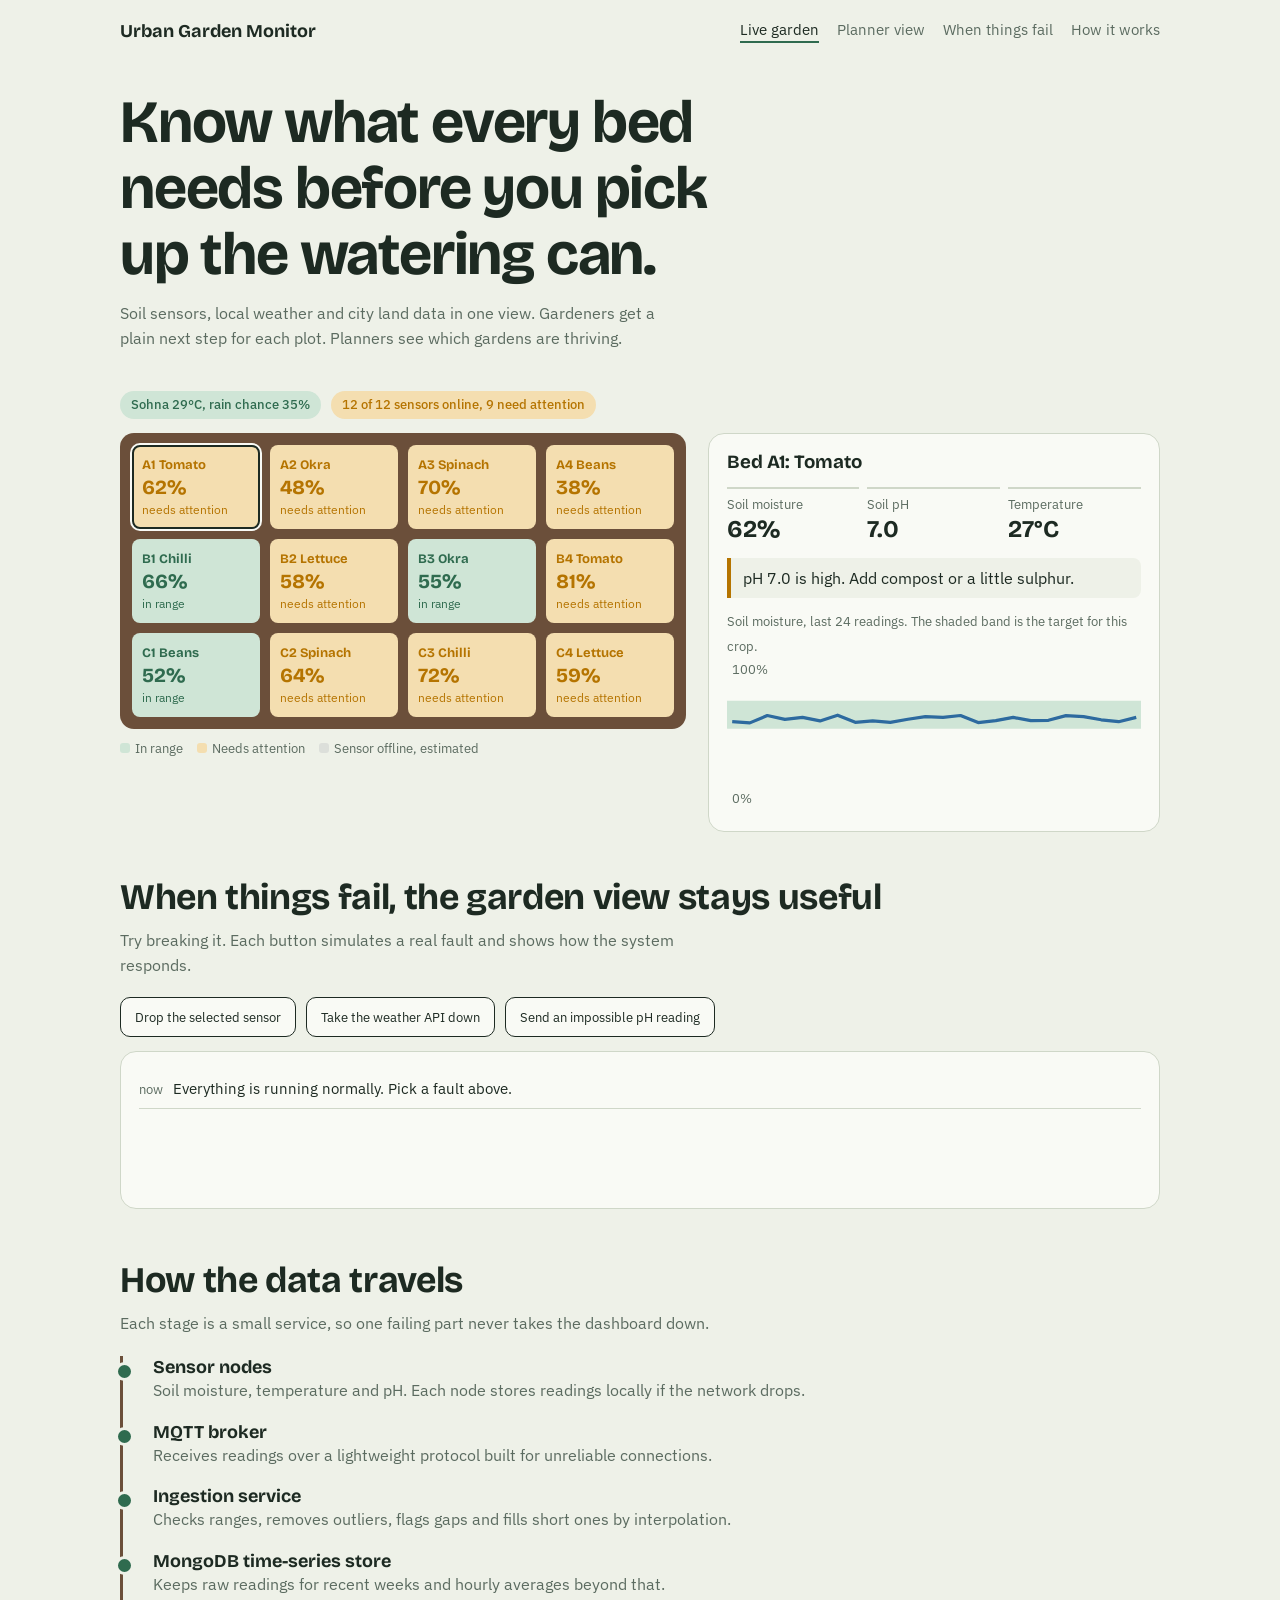
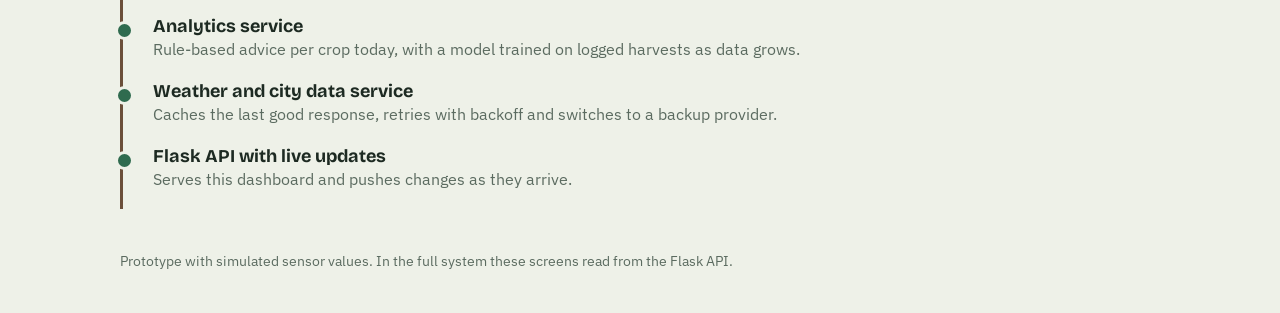
<file: index.html>
<!doctype html>
<html lang="en">
<head>
<meta charset="utf-8">
<meta name="viewport" content="width=device-width, initial-scale=1">
<title>Urban Garden Monitor</title>
<link rel="preconnect" href="https://fonts.googleapis.com">
<link rel="preconnect" href="https://fonts.gstatic.com" crossorigin>
<link href="https://fonts.googleapis.com/css2?family=Bricolage+Grotesque:wght@500;700&family=IBM+Plex+Sans:wght@400;500&display=swap" rel="stylesheet">
<link rel="stylesheet" href="styles.css">
</head>
<body>
<div class="wrap">
  <header>
    <strong>Urban Garden Monitor</strong>
    <nav>
      <a href="index.html" aria-current="page">Live garden</a>
      <a href="planner.html">Planner view</a>
      <a href="#resilience">When things fail</a>
      <a href="#build">How it works</a>
    </nav>
  </header>

  <div class="hero">
    <h1>Know what every bed needs before you pick up the watering can.</h1>
    <p>Soil sensors, local weather and city land data in one view. Gardeners get a plain next step for each plot. Planners see which gardens are thriving.</p>
  </div>

  <main>
    <div class="bar"><span class="chip" id="wx"></span><span class="chip" id="health"></span></div>
    <div id="rainBanner" class="banner" hidden>Heavy rain is forecast this evening. Watering advice is paused for beds that are already in range.</div>

    <div class="stage">
      <div>
        <div class="beds" id="beds" role="group" aria-label="Garden beds"></div>
        <div class="legend">
          <span><i class="dot" style="background:var(--okbg)"></i>In range</span>
          <span><i class="dot" style="background:var(--warnbg)"></i>Needs attention</span>
          <span><i class="dot" style="background:var(--offbg)"></i>Sensor offline, estimated</span>
        </div>
      </div>
      <div class="panel" aria-live="polite">
        <h3 id="dTitle"></h3>
        <div class="stats">
          <div><small>Soil moisture</small><strong id="sM"></strong></div>
          <div><small>Soil pH</small><strong id="sP"></strong></div>
          <div><small>Temperature</small><strong id="sT"></strong></div>
        </div>
        <div class="rec" id="rec"></div>
        <small style="color:var(--mute)">Soil moisture, last 24 readings. The shaded band is the target for this crop.</small>
        <svg class="chart" id="chart" viewBox="0 0 320 120" role="img" aria-label="Soil moisture trend"></svg>
      </div>
    </div>
  </main>

  <section id="resilience">
    <h2>When things fail, the garden view stays useful</h2>
    <p>Try breaking it. Each button simulates a real fault and shows how the system responds.</p>
    <div class="tests">
      <button class="act" id="t1">Drop the selected sensor</button>
      <button class="act" id="t2">Take the weather API down</button>
      <button class="act" id="t3">Send an impossible pH reading</button>
    </div>
    <div class="panel"><ul class="log" id="log" aria-live="polite"><li><time>now</time>Everything is running normally. Pick a fault above.</li></ul></div>
  </section>

  <section id="build">
    <h2>How the data travels</h2>
    <p>Each stage is a small service, so one failing part never takes the dashboard down.</p>
    <ol class="flow">
      <li><b>Sensor nodes</b><span>Soil moisture, temperature and pH. Each node stores readings locally if the network drops.</span></li>
      <li><b>MQTT broker</b><span>Receives readings over a lightweight protocol built for unreliable connections.</span></li>
      <li><b>Ingestion service</b><span>Checks ranges, removes outliers, flags gaps and fills short ones by interpolation.</span></li>
      <li><b>MongoDB time-series store</b><span>Keeps raw readings for recent weeks and hourly averages beyond that.</span></li>
      <li><b>Analytics service</b><span>Rule-based advice per crop today, with a model trained on logged harvests as data grows.</span></li>
      <li><b>Weather and city data service</b><span>Caches the last good response, retries with backoff and switches to a backup provider.</span></li>
      <li><b>Flask API with live updates</b><span>Serves this dashboard and pushes changes as they arrive.</span></li>
    </ol>
  </section>

  <footer>Prototype with simulated sensor values. In the full system these screens read from the Flask API.</footer>
</div>
<script src="data.js"></script>
<script src="dashboard.js"></script>
</body>
</html>
</file>
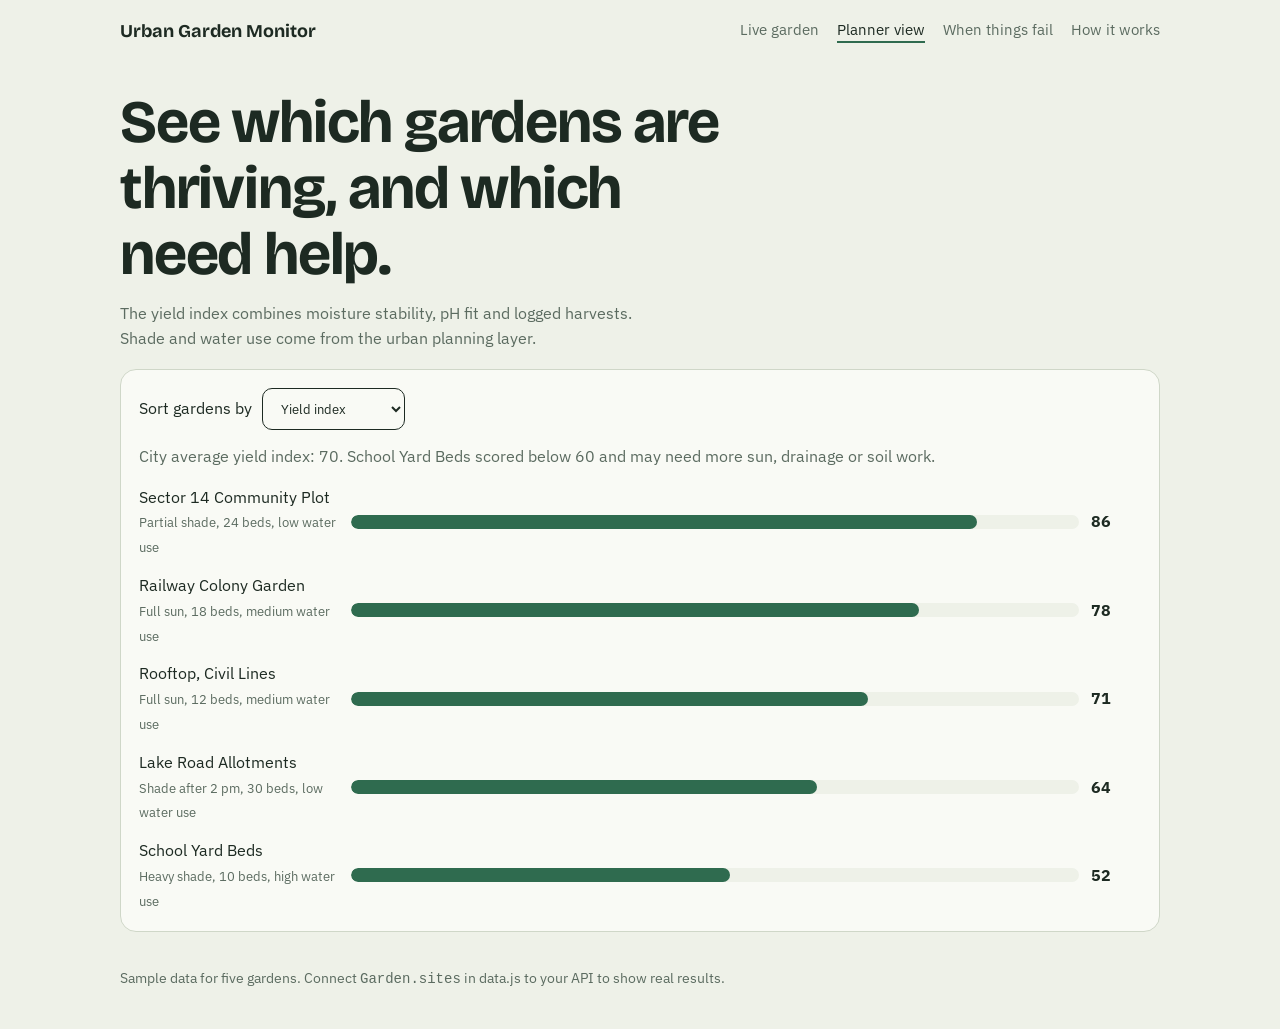
<file: planner.html>
<!doctype html>
<html lang="en">
<head>
<meta charset="utf-8">
<meta name="viewport" content="width=device-width, initial-scale=1">
<title>Planner view | Urban Garden Monitor</title>
<link rel="preconnect" href="https://fonts.googleapis.com">
<link rel="preconnect" href="https://fonts.gstatic.com" crossorigin>
<link href="https://fonts.googleapis.com/css2?family=Bricolage+Grotesque:wght@500;700&family=IBM+Plex+Sans:wght@400;500&display=swap" rel="stylesheet">
<link rel="stylesheet" href="styles.css">
</head>
<body>
<div class="wrap">
  <header>
    <strong>Urban Garden Monitor</strong>
    <nav>
      <a href="index.html">Live garden</a>
      <a href="planner.html" aria-current="page">Planner view</a>
      <a href="index.html#resilience">When things fail</a>
      <a href="index.html#build">How it works</a>
    </nav>
  </header>

  <div class="hero">
    <h1>See which gardens are thriving, and which need help.</h1>
    <p>The yield index combines moisture stability, pH fit and logged harvests. Shade and water use come from the urban planning layer.</p>
  </div>

  <main class="panel">
    <div class="bar" style="margin-top:0">
      <label for="sort">Sort gardens by</label>
      <select id="sort">
        <option value="yield">Yield index</option>
        <option value="beds">Number of beds</option>
        <option value="name">Name</option>
      </select>
    </div>
    <p id="summary" style="color:var(--mute);margin:0"></p>
    <div class="planner" id="prows"></div>
  </main>

  <footer>Sample data for five gardens. Connect <code>Garden.sites</code> in data.js to your API to show real results.</footer>
</div>
<script src="data.js"></script>
<script src="planner.js"></script>
</body>
</html>
</file>
<file: styles.css>
:root{--bg:#eef1e8;--panel:#f9faf5;--ink:#1d2a22;--mute:#5b6b60;--line:#cfd7c8;--ok:#2f6b4f;--okbg:#cfe5d6;--warn:#b57400;--warnbg:#f4deb0;--off:#8a918c;--offbg:#dcdfda;--water:#2d6a9f;--soil:#6b4f3a;color-scheme:light}
@media (prefers-color-scheme:dark){:root{--bg:#16201a;--panel:#1e2b23;--ink:#e6ede3;--mute:#9fb0a4;--line:#34463a;--ok:#7fd1a2;--okbg:#25493a;--warn:#e8b34a;--warnbg:#4d3b14;--off:#9aa59d;--offbg:#2c372f;--water:#7db8e8;--soil:#c9a583;color-scheme:dark}}
*{box-sizing:border-box}
body{margin:0;background:var(--bg);color:var(--ink);font:400 16px/1.55 "IBM Plex Sans",system-ui,sans-serif}
h1,h2,h3{font-family:"Bricolage Grotesque","IBM Plex Sans",sans-serif;line-height:1.1;margin:0}
:focus-visible{outline:3px solid var(--water);outline-offset:2px}
.wrap{max-width:1080px;margin:0 auto;padding:0 20px}
header{display:flex;justify-content:space-between;align-items:center;gap:16px;padding:18px 0;flex-wrap:wrap}
header strong{font:700 18px "Bricolage Grotesque",sans-serif}
nav{display:flex;gap:18px;font-size:15px;flex-wrap:wrap}
nav a{text-decoration:none;color:var(--mute)}
nav a:hover,nav a[aria-current=page]{color:var(--ink)}
nav a[aria-current=page]{border-bottom:2px solid var(--ok)}
.hero{padding:28px 0 18px}
.hero h1{font-size:clamp(34px,6vw,60px);max-width:16ch;letter-spacing:-.02em}
.hero p{max-width:56ch;color:var(--mute);margin:14px 0 0}
.bar{display:flex;gap:10px;flex-wrap:wrap;align-items:center;margin:22px 0 14px}
.chip{display:inline-flex;padding:4px 11px;border-radius:999px;font-size:13px;font-weight:500;background:var(--okbg);color:var(--ok)}
.chip.warn{background:var(--warnbg);color:var(--warn)}
.chip.off{background:var(--offbg);color:var(--off)}
.banner{background:var(--warnbg);color:var(--warn);border-radius:10px;padding:10px 14px;margin-bottom:14px;font-weight:500}
.stage{display:grid;grid-template-columns:1.25fr 1fr;gap:22px;align-items:start}
@media(max-width:820px){.stage{grid-template-columns:1fr}}
.panel{background:var(--panel);border:1px solid var(--line);border-radius:16px;padding:18px}
.beds{display:grid;grid-template-columns:repeat(4,1fr);gap:10px;background:var(--soil);padding:12px;border-radius:14px}
.bed{border:2px solid transparent;border-radius:8px;padding:10px 8px;text-align:left;cursor:pointer;background:var(--okbg);color:var(--ok);font-family:inherit;min-height:84px;display:flex;flex-direction:column;justify-content:space-between;transition:background .4s}
.bed.warn{background:var(--warnbg);color:var(--warn)}
.bed.off{background:repeating-linear-gradient(135deg,var(--offbg) 0 6px,var(--panel) 6px 12px);color:var(--off)}
.bed[aria-pressed=true]{border-color:var(--ink);box-shadow:0 0 0 2px var(--panel)}
.bed b{font:700 13px "Bricolage Grotesque",sans-serif}
.bed span{font-size:12px}
.bed em{font:700 20px "Bricolage Grotesque",sans-serif;font-style:normal}
.legend{display:flex;gap:14px;flex-wrap:wrap;font-size:13px;color:var(--mute);margin-top:10px}
.dot{display:inline-block;width:10px;height:10px;border-radius:3px;margin-right:5px}
.stats{display:grid;grid-template-columns:repeat(3,1fr);gap:8px;margin:14px 0}
.stats div{border-top:2px solid var(--line);padding-top:6px}
.stats small{display:block;color:var(--mute);font-size:13px}
.stats strong{font:700 24px "Bricolage Grotesque",sans-serif}
.rec{border-left:4px solid var(--ok);padding:8px 12px;background:var(--bg);border-radius:0 8px 8px 0;margin:10px 0}
.rec.warn{border-color:var(--warn)}
.rec.off{border-color:var(--off)}
svg.chart{width:100%;height:auto;display:block}
h2{font-size:clamp(26px,4vw,36px);letter-spacing:-.01em}
section{padding:46px 0 6px}
section>p{max-width:60ch;color:var(--mute);margin:10px 0 20px}
.tests{display:flex;gap:10px;flex-wrap:wrap;margin-bottom:14px}
.act,select{background:var(--panel);color:var(--ink);border:1px solid var(--ink);border-radius:10px;padding:10px 14px;font:500 15px inherit;font-family:inherit;cursor:pointer}
.act:hover{background:var(--ink);color:var(--bg)}
.log{list-style:none;margin:0;padding:0;min-height:120px}
.log li{padding:7px 0;border-bottom:1px solid var(--line);font-size:15px}
.log time{color:var(--mute);margin-right:10px;font-size:13px}
.planner{display:grid;gap:14px;margin-top:16px}
.row{display:grid;grid-template-columns:200px 1fr 50px;gap:12px;align-items:center}
@media(max-width:600px){.row{grid-template-columns:1fr 40px}.row .track{grid-column:1/-1;order:3}}
.row small{color:var(--mute)}
.track{height:14px;background:var(--bg);border-radius:7px;overflow:hidden}
.track i{display:block;height:100%;background:var(--ok);border-radius:7px}
.flow{list-style:none;margin:0;padding:0 0 0 22px;border-left:3px solid var(--soil)}
.flow li{position:relative;padding:0 0 18px 8px}
.flow li::before{content:"";position:absolute;left:-30px;top:6px;width:13px;height:13px;border-radius:50%;background:var(--ok);border:3px solid var(--bg)}
.flow b{font:700 18px "Bricolage Grotesque",sans-serif;display:block}
.flow span{color:var(--mute)}
footer{padding:36px 0 40px;color:var(--mute);font-size:14px}
</file>
